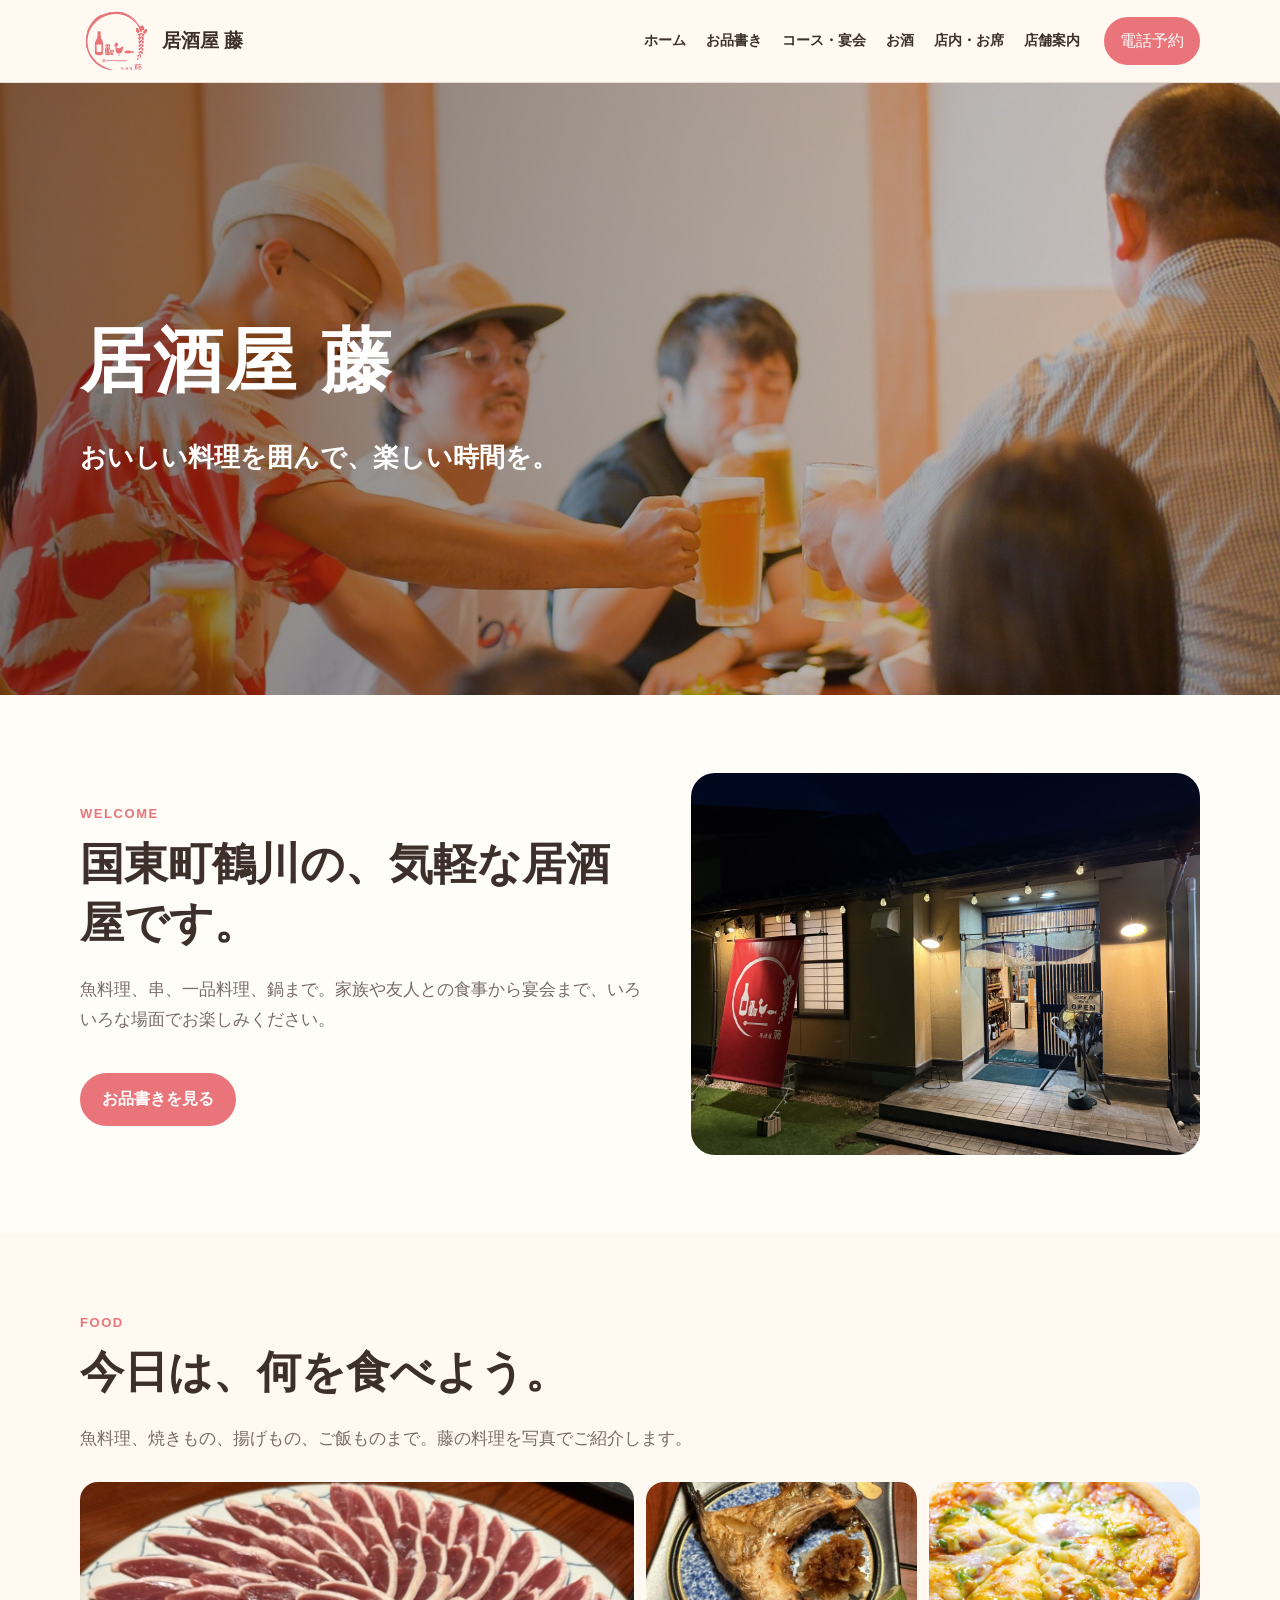
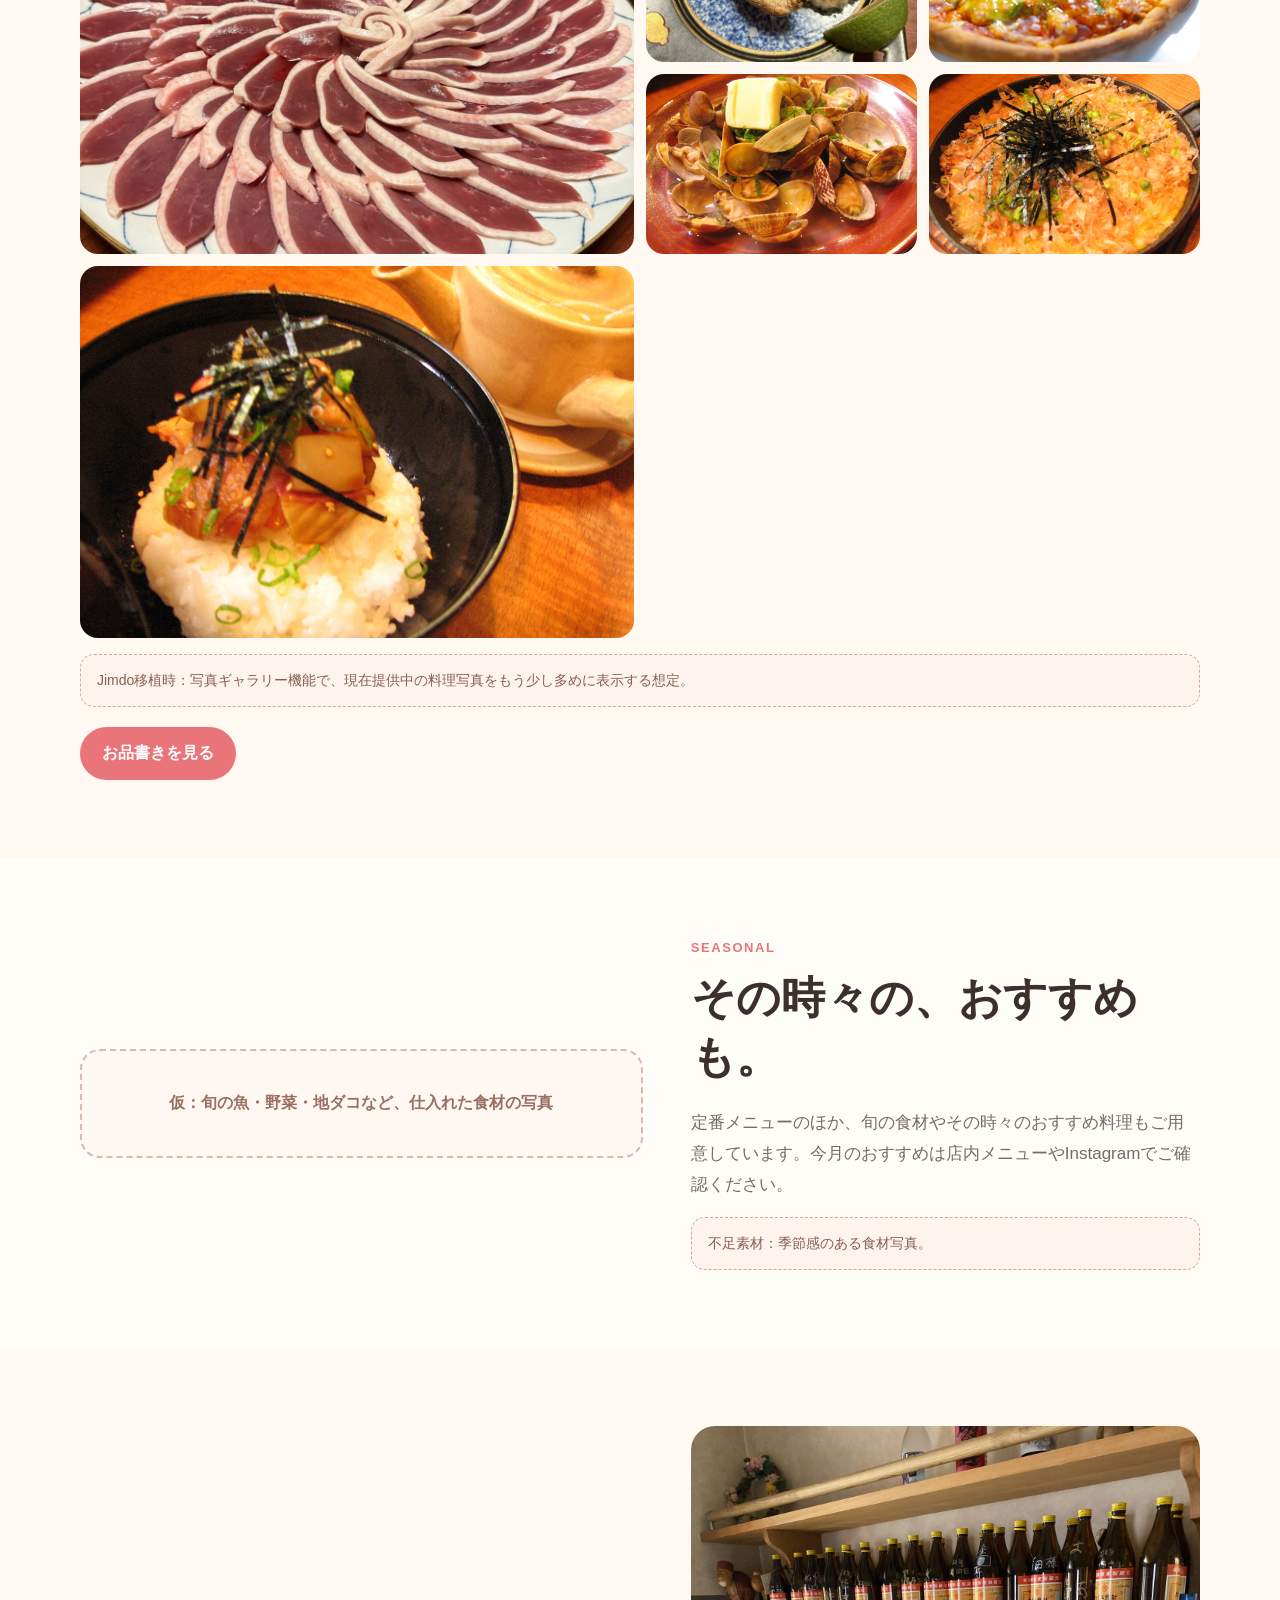
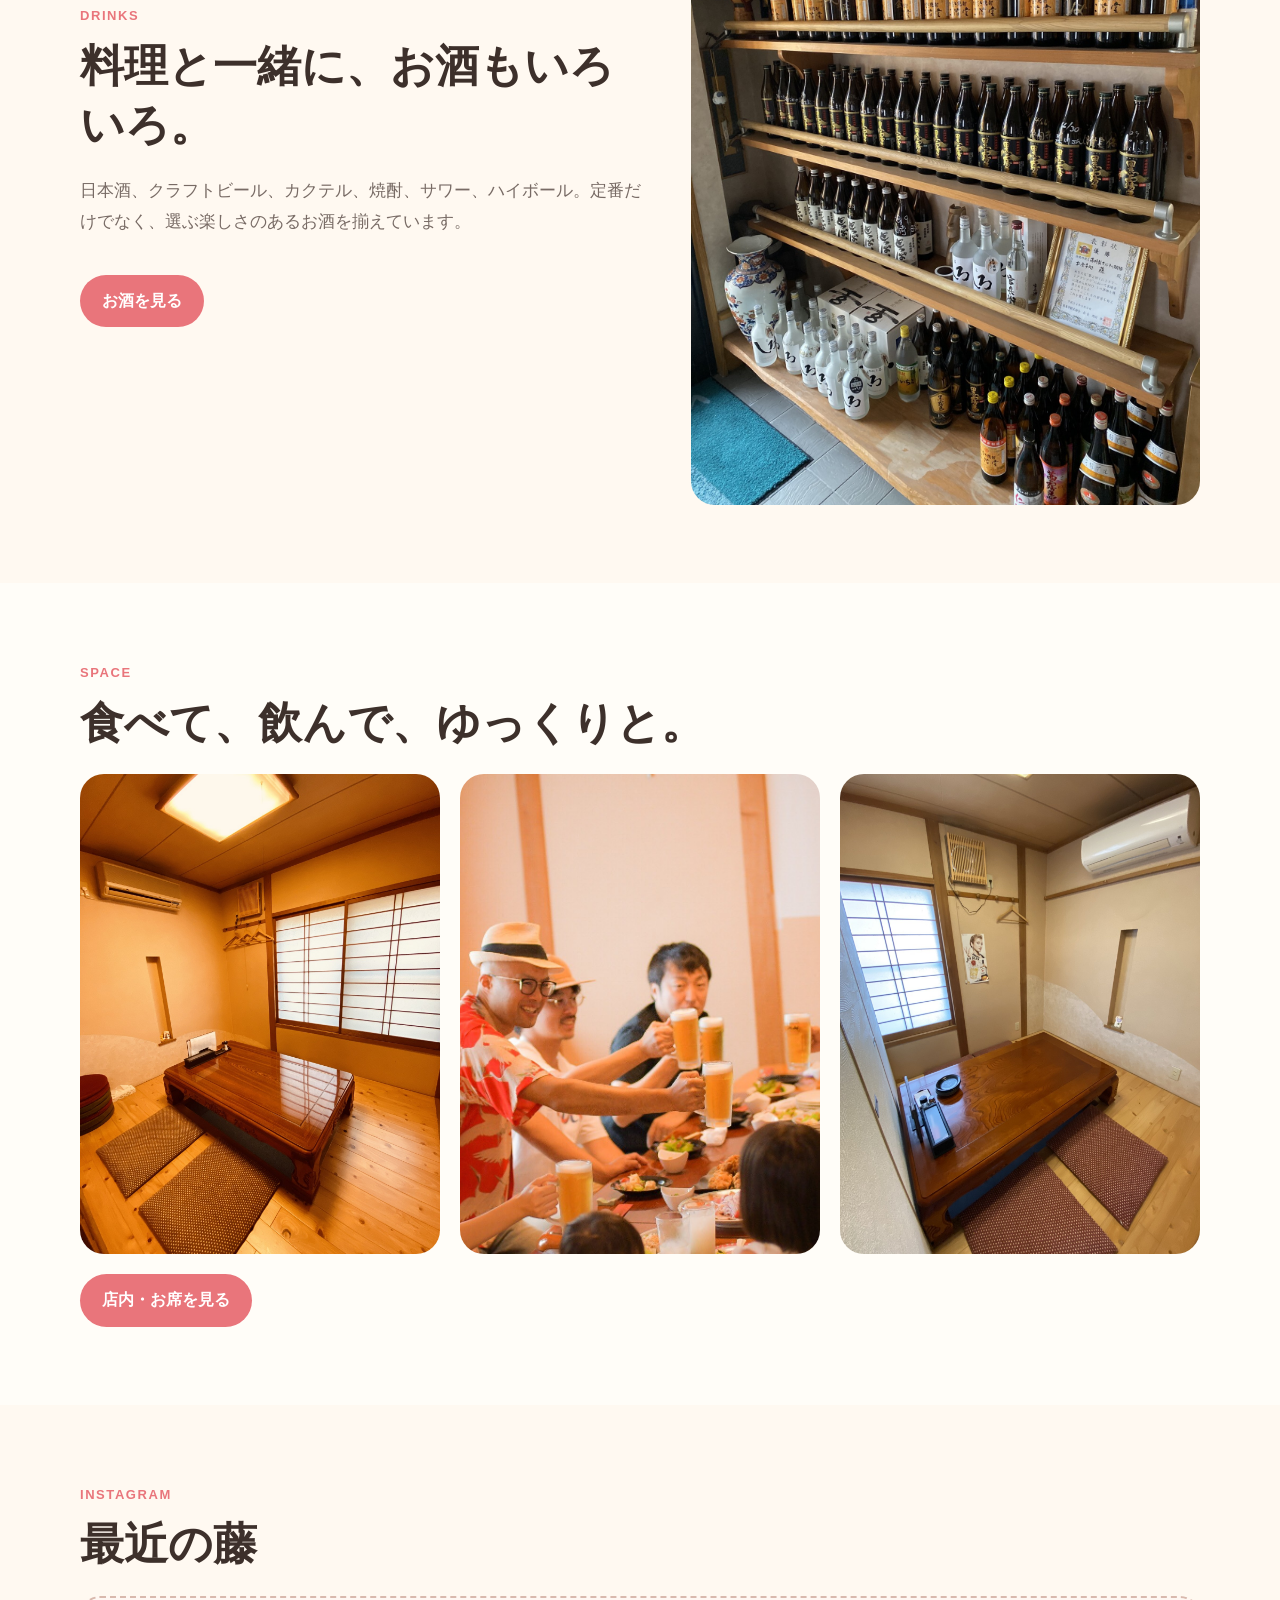
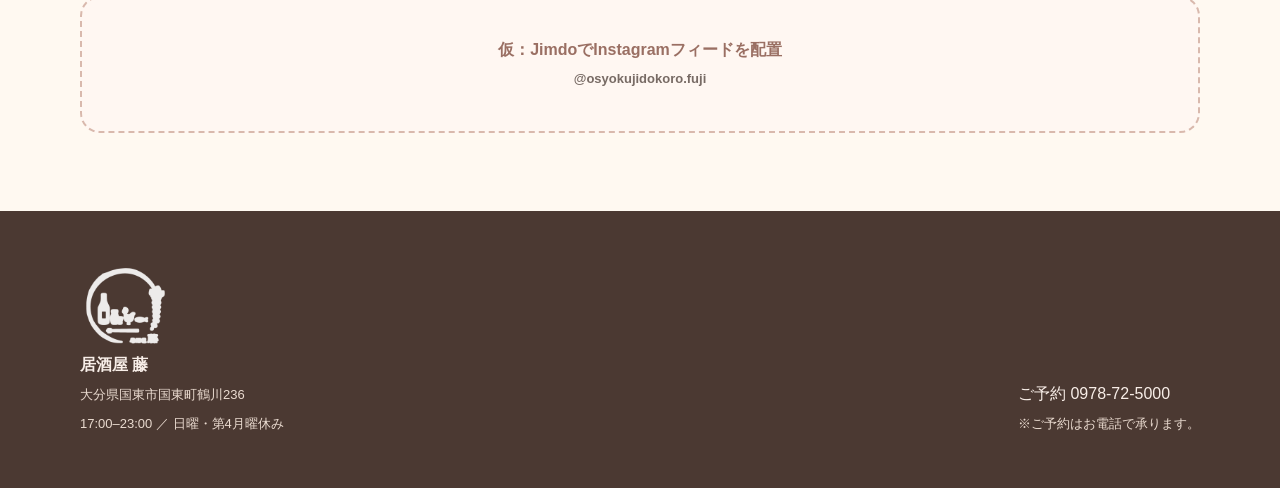
<file: index.html>
<!doctype html><html lang="ja"><head><meta charset="utf-8"><meta name="viewport" content="width=device-width,initial-scale=1"><title>ホーム｜居酒屋 藤</title><link rel="stylesheet" href="css/style.css"></head><body><header><div class="wrap head"><a class="brand" href="index.html"><img src="images/logo.png" alt="居酒屋 藤"><strong>居酒屋 藤</strong></a><nav><a href="index.html">ホーム</a><a href="menu.html">お品書き</a><a href="course.html">コース・宴会</a><a href="drinks.html">お酒</a><a href="seats.html">店内・お席</a><a href="info.html">店舗案内</a></nav><a class="reserve" href="tel:0978725000">電話予約</a></div></header><section class="hero" style="background-image:url('images/hero_people.jpg')"><div class="inner"><h1>居酒屋 藤</h1><p>おいしい料理を囲んで、楽しい時間を。</p></div></section><section class="white"><div class="wrap grid2"><div><div class="eyebrow">WELCOME</div><h2 class="title">国東町鶴川の、気軽な居酒屋です。</h2><p class="lead">魚料理、串、一品料理、鍋まで。家族や友人との食事から宴会まで、いろいろな場面でお楽しみください。</p><a class="btn" href="menu.html">お品書きを見る</a></div><div class="photo"><img src="images/exterior.jpg"></div></div></section><section><div class="wrap"><div class="eyebrow">FOOD</div><h2 class="title">今日は、何を食べよう。</h2><p class="lead">魚料理、焼きもの、揚げもの、ご飯ものまで。藤の料理を写真でご紹介します。</p><div class="gallery" style="margin-top:28px"><img src="images/duck.jpg"><img src="images/kanpachi.jpg"><img src="images/pizza.jpg"><img src="images/asari.jpg"><img src="images/yamaimo.jpg"><img src="images/ryukyu_chazuke.jpg"></div><div class="todo">Jimdo移植時：写真ギャラリー機能で、現在提供中の料理写真をもう少し多めに表示する想定。</div><a class="btn" href="menu.html">お品書きを見る</a></div></section><section class="white"><div class="wrap grid2"><div class="placeholder">仮：旬の魚・野菜・地ダコなど、仕入れた食材の写真</div><div><div class="eyebrow">SEASONAL</div><h2 class="title">その時々の、おすすめも。</h2><p class="lead">定番メニューのほか、旬の食材やその時々のおすすめ料理もご用意しています。今月のおすすめは店内メニューやInstagramでご確認ください。</p><div class="todo">不足素材：季節感のある食材写真。</div></div></div></section><section><div class="wrap grid2"><div><div class="eyebrow">DRINKS</div><h2 class="title">料理と一緒に、お酒もいろいろ。</h2><p class="lead">日本酒、クラフトビール、カクテル、焼酎、サワー、ハイボール。定番だけでなく、選ぶ楽しさのあるお酒を揃えています。</p><a class="btn" href="drinks.html">お酒を見る</a></div><div class="photo"><img src="images/sake_shelf.jpg"></div></div></section><section class="white"><div class="wrap"><div class="eyebrow">SPACE</div><h2 class="title">食べて、飲んで、ゆっくりと。</h2><div class="grid3"><div class="photo"><img src="images/interior1.jpg"></div><div class="photo"><img src="images/people2.jpg"></div><div class="photo"><img src="images/interior2.jpg"></div></div><a class="btn" href="seats.html">店内・お席を見る</a></div></section><section><div class="wrap"><div class="eyebrow">INSTAGRAM</div><h2 class="title">最近の藤</h2><div class="placeholder">仮：JimdoでInstagramフィードを配置<br><span class="small">@osyokujidokoro.fuji</span></div></div></section><footer><div class="wrap foot"><div><img src="images/logo.png" alt=""><strong>居酒屋 藤</strong><br><span class="small" style="color:#eadbd0">大分県国東市国東町鶴川236<br>17:00–23:00 ／ 日曜・第4月曜休み</span></div><div>ご予約 0978-72-5000<br><span class="small" style="color:#eadbd0">※ご予約はお電話で承ります。</span></div></div></footer></body></html>
</file>
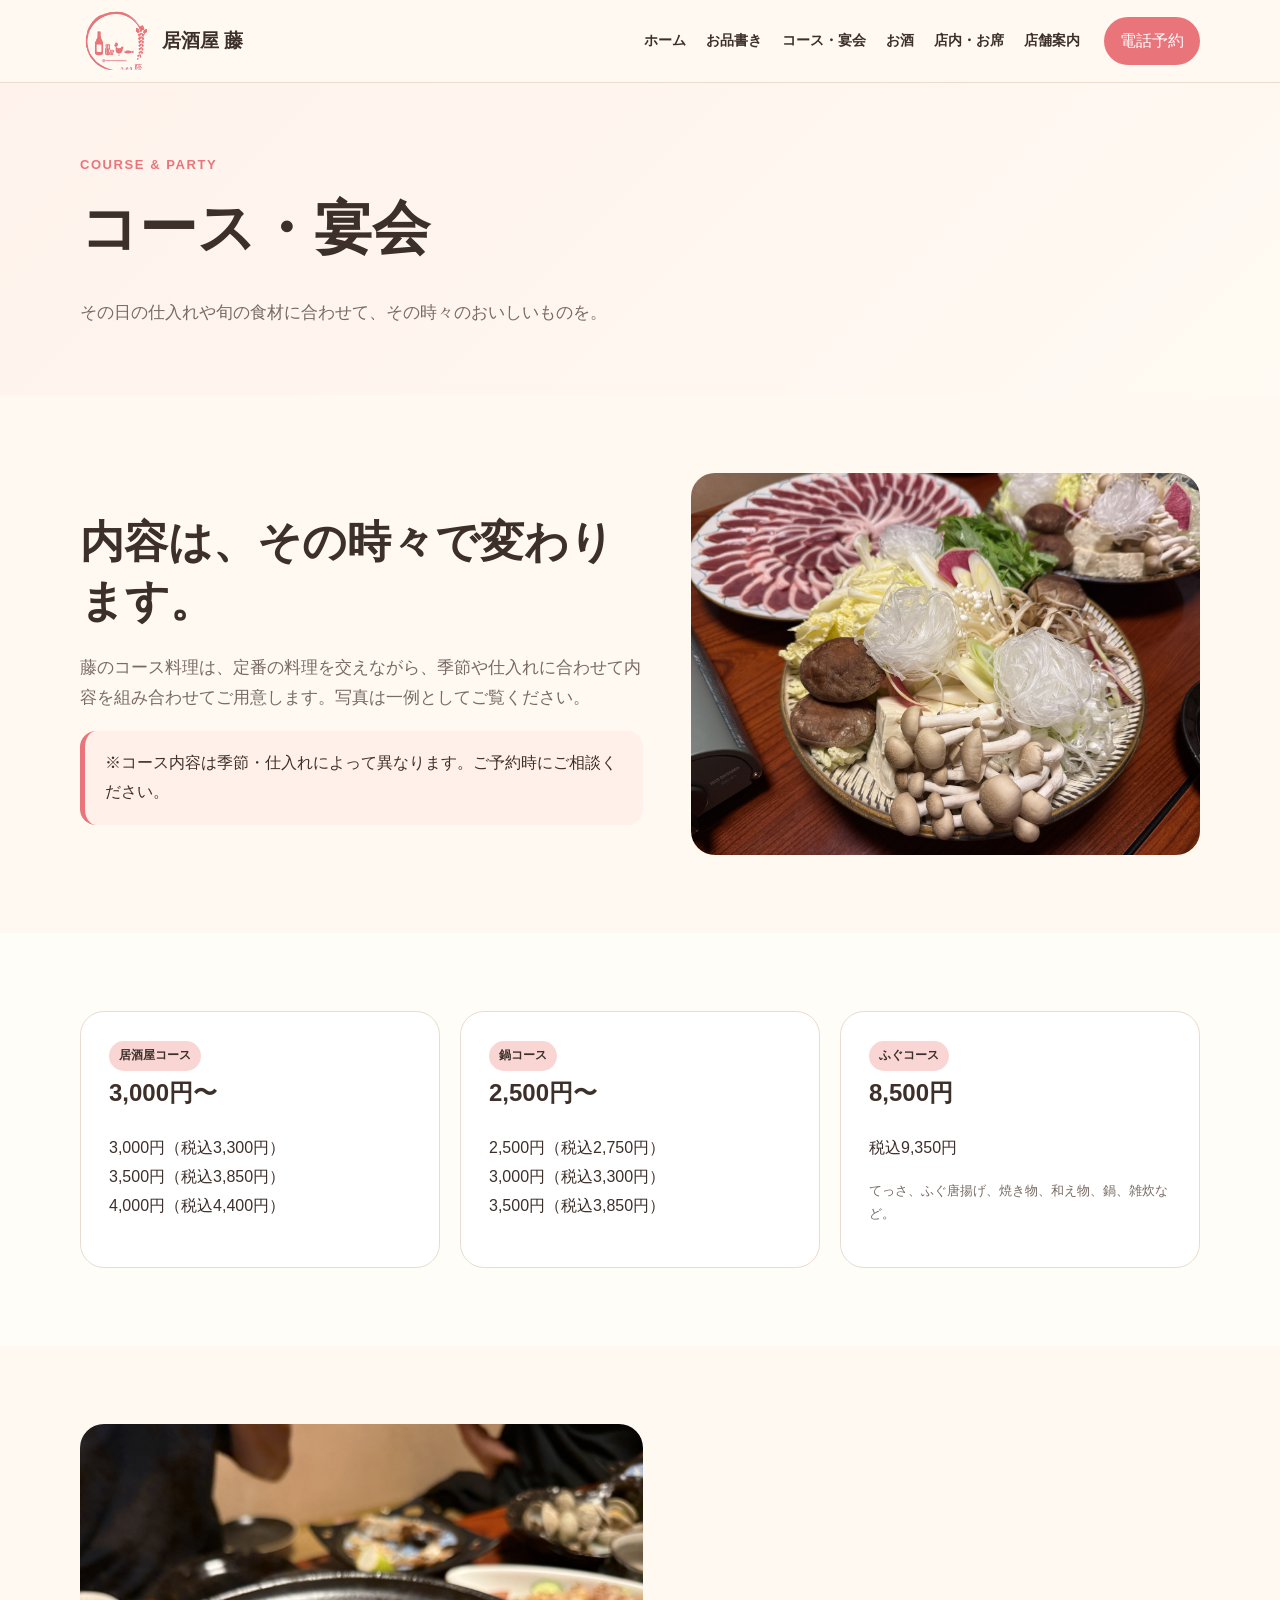
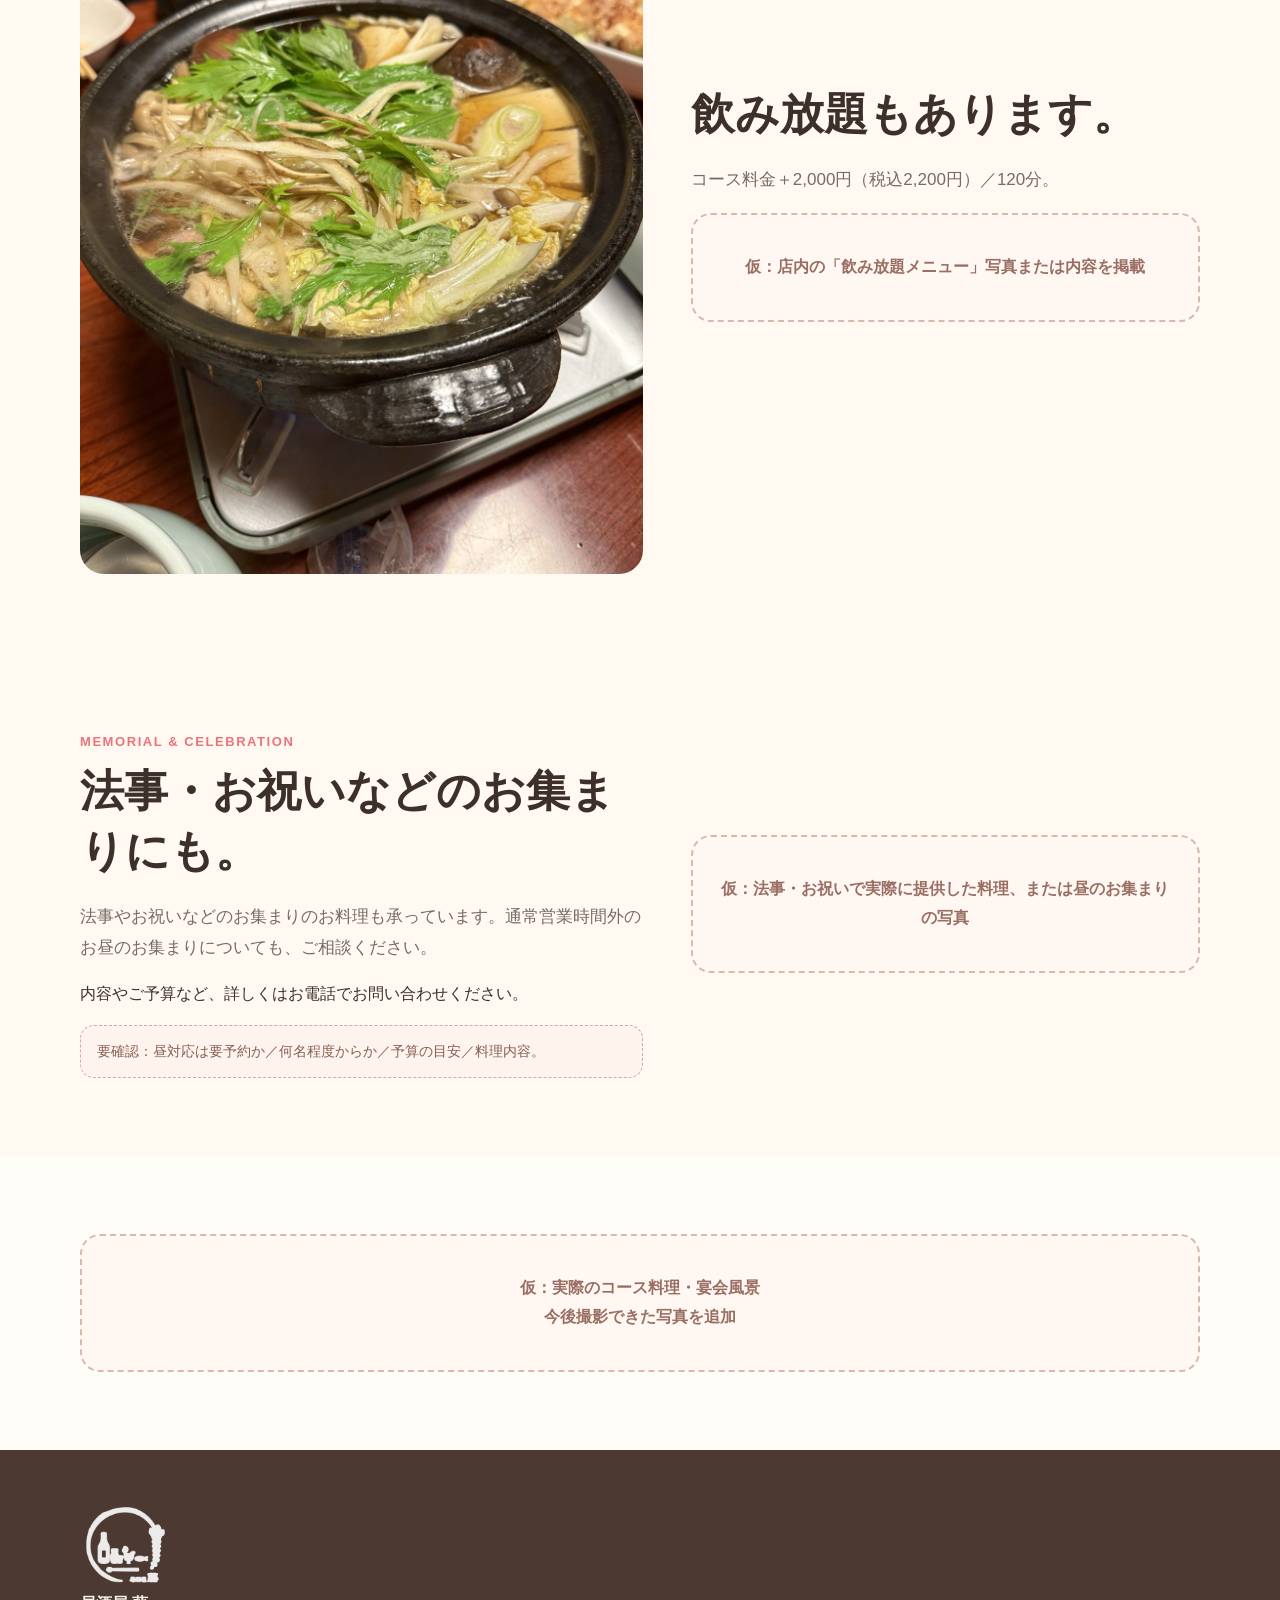
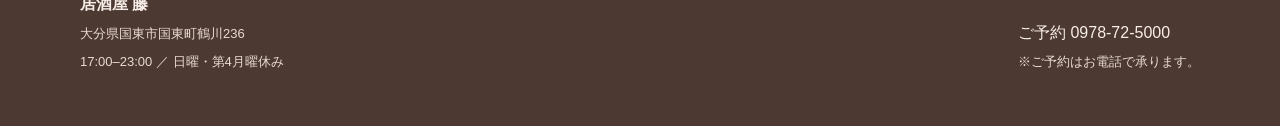
<file: course.html>
<!doctype html><html lang="ja"><head><meta charset="utf-8"><meta name="viewport" content="width=device-width,initial-scale=1"><title>コース・宴会｜居酒屋 藤</title><link rel="stylesheet" href="css/style.css"></head><body><header><div class="wrap head"><a class="brand" href="index.html"><img src="images/logo.png" alt="居酒屋 藤"><strong>居酒屋 藤</strong></a><nav><a href="index.html">ホーム</a><a href="menu.html">お品書き</a><a href="course.html">コース・宴会</a><a href="drinks.html">お酒</a><a href="seats.html">店内・お席</a><a href="info.html">店舗案内</a></nav><a class="reserve" href="tel:0978725000">電話予約</a></div></header><section class="pagehero"><div class="wrap"><div class="eyebrow">COURSE & PARTY</div><h1>コース・宴会</h1><p class="lead">その日の仕入れや旬の食材に合わせて、その時々のおいしいものを。</p></div></section><section><div class="wrap grid2"><div><h2 class="title">内容は、その時々で変わります。</h2><p class="lead">藤のコース料理は、定番の料理を交えながら、季節や仕入れに合わせて内容を組み合わせてご用意します。写真は一例としてご覧ください。</p><div class="notice">※コース内容は季節・仕入れによって異なります。ご予約時にご相談ください。</div></div><div class="photo"><img src="images/duck_set.jpg"></div></div></section><section class="white"><div class="wrap grid3"><div class="feature"><span class="pill">居酒屋コース</span><h2>3,000円〜</h2><p>3,000円（税込3,300円）<br>3,500円（税込3,850円）<br>4,000円（税込4,400円）</p></div><div class="feature"><span class="pill">鍋コース</span><h2>2,500円〜</h2><p>2,500円（税込2,750円）<br>3,000円（税込3,300円）<br>3,500円（税込3,850円）</p></div><div class="feature"><span class="pill">ふぐコース</span><h2>8,500円</h2><p>税込9,350円</p><p class="small">てっさ、ふぐ唐揚げ、焼き物、和え物、鍋、雑炊など。</p></div></div></section><section><div class="wrap grid2"><div class="photo"><img src="images/duck_nabe.jpg"></div><div><h2 class="title">飲み放題もあります。</h2><p class="lead">コース料金＋2,000円（税込2,200円）／120分。</p><div class="placeholder">仮：店内の「飲み放題メニュー」写真または内容を掲載</div></div></div></section><section><div class="wrap grid2"><div><div class="eyebrow">MEMORIAL & CELEBRATION</div><h2 class="title">法事・お祝いなどのお集まりにも。</h2><p class="lead">法事やお祝いなどのお集まりのお料理も承っています。通常営業時間外のお昼のお集まりについても、ご相談ください。</p><p>内容やご予算など、詳しくはお電話でお問い合わせください。</p><div class="todo">要確認：昼対応は要予約か／何名程度からか／予算の目安／料理内容。</div></div><div class="placeholder">仮：法事・お祝いで実際に提供した料理、または昼のお集まりの写真</div></div></section>
<section class="white"><div class="wrap"><div class="placeholder">仮：実際のコース料理・宴会風景<br>今後撮影できた写真を追加</div></div></section><footer><div class="wrap foot"><div><img src="images/logo.png" alt=""><strong>居酒屋 藤</strong><br><span class="small" style="color:#eadbd0">大分県国東市国東町鶴川236<br>17:00–23:00 ／ 日曜・第4月曜休み</span></div><div>ご予約 0978-72-5000<br><span class="small" style="color:#eadbd0">※ご予約はお電話で承ります。</span></div></div></footer></body></html>
</file>
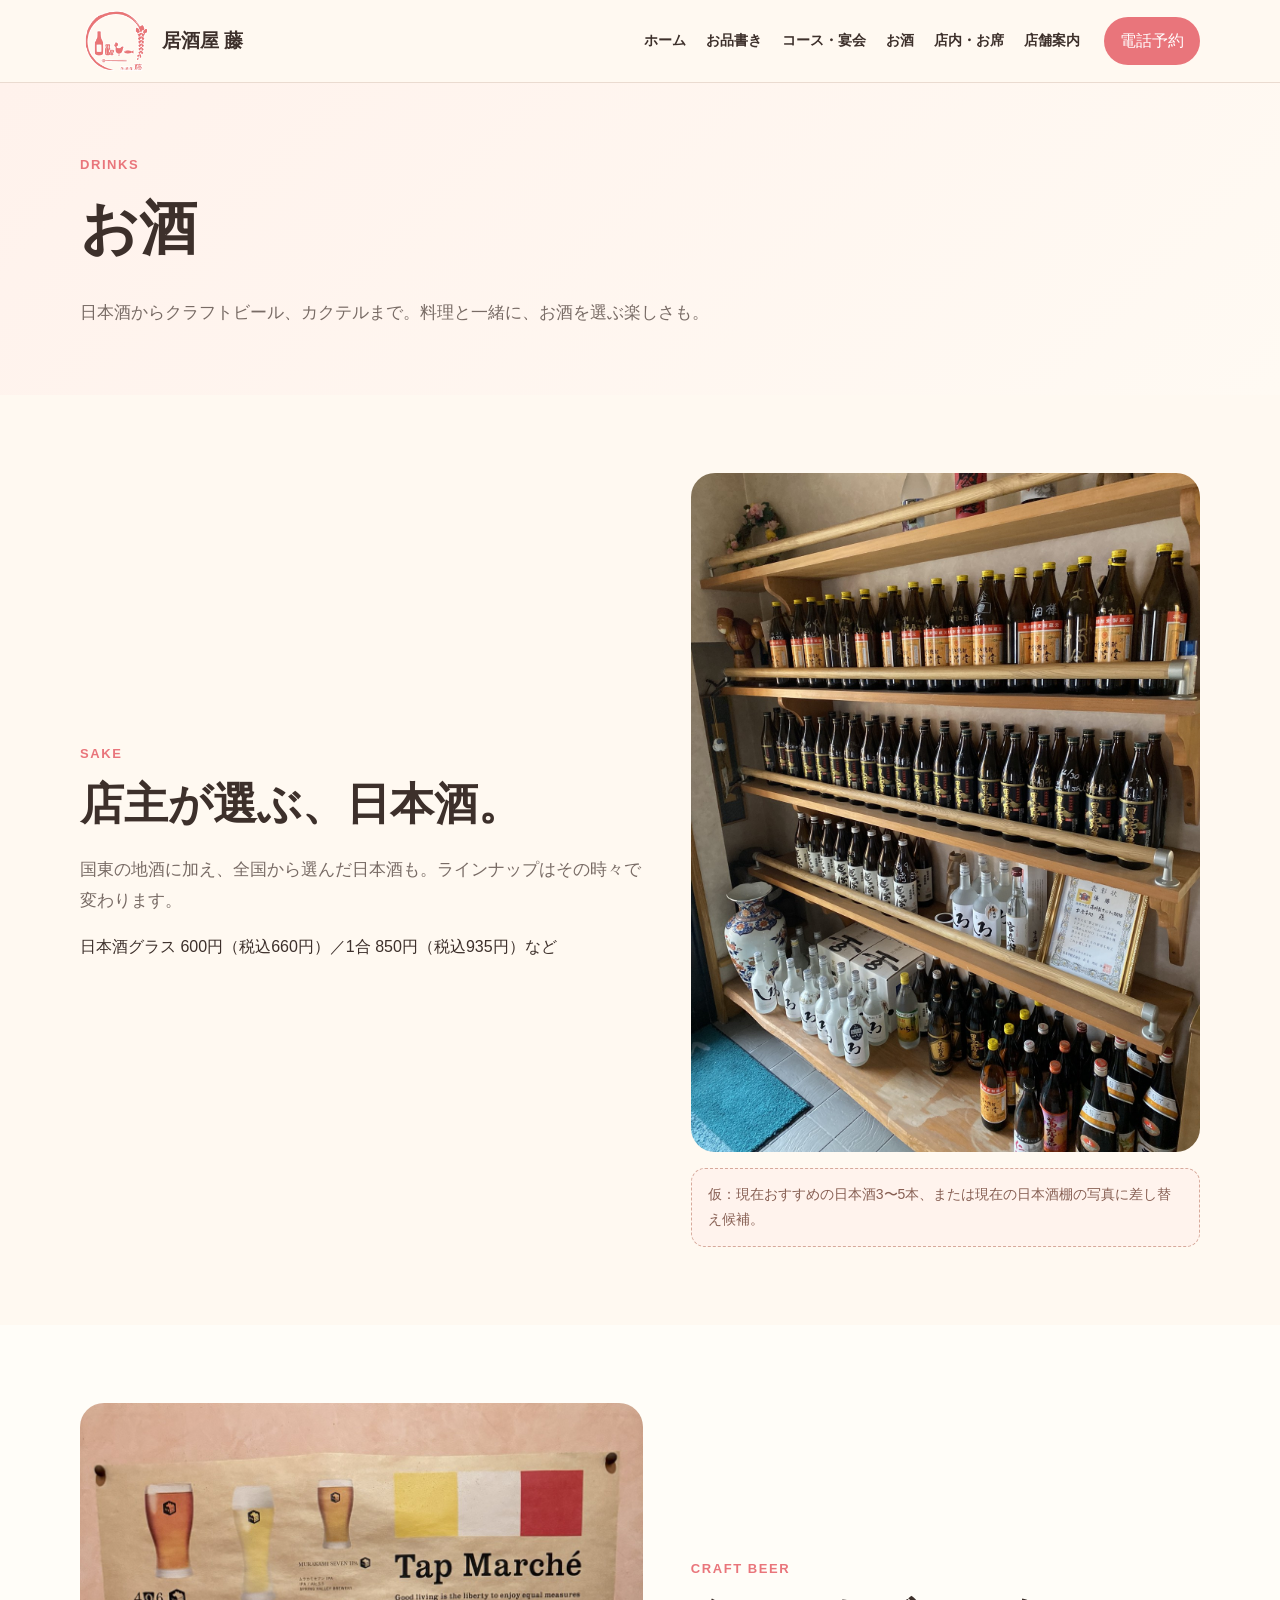
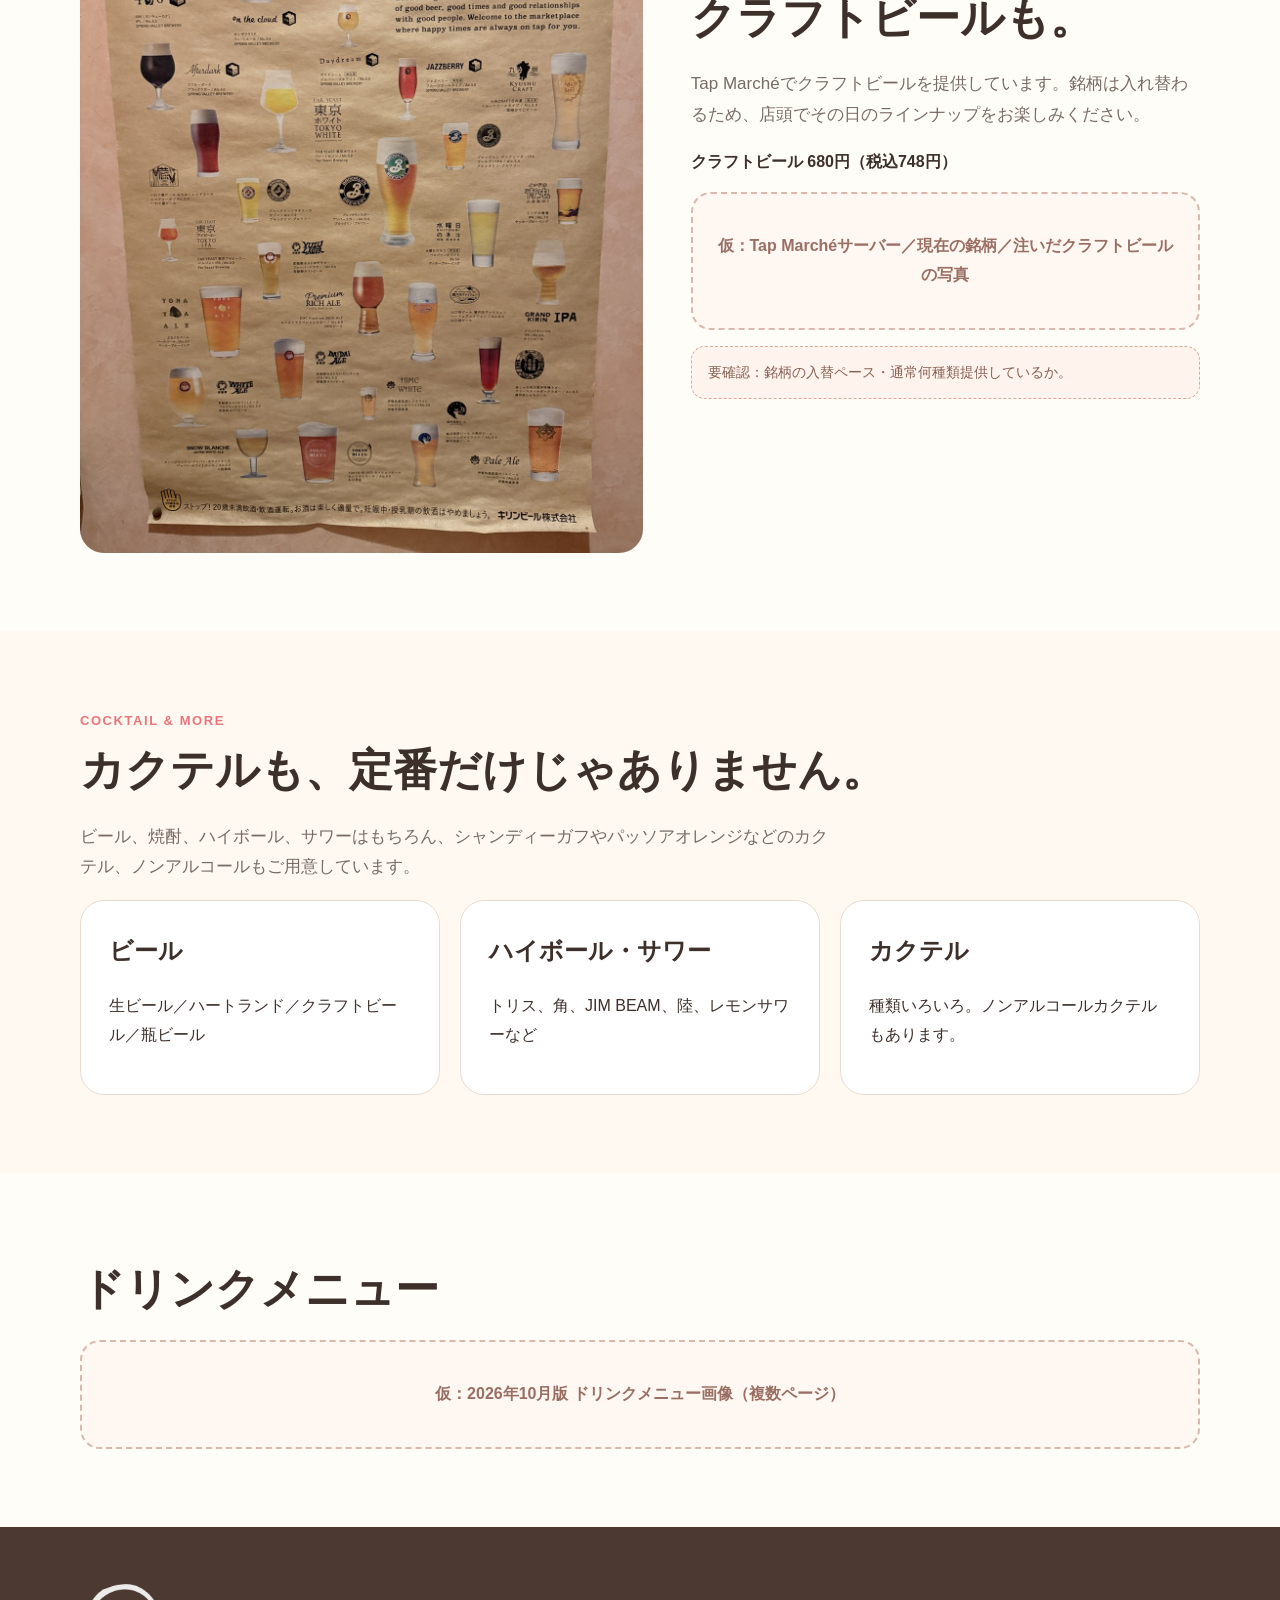
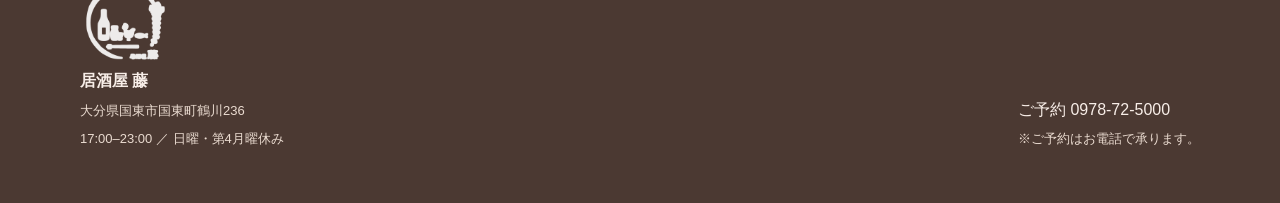
<file: drinks.html>
<!doctype html><html lang="ja"><head><meta charset="utf-8"><meta name="viewport" content="width=device-width,initial-scale=1"><title>お酒｜居酒屋 藤</title><link rel="stylesheet" href="css/style.css"></head><body><header><div class="wrap head"><a class="brand" href="index.html"><img src="images/logo.png" alt="居酒屋 藤"><strong>居酒屋 藤</strong></a><nav><a href="index.html">ホーム</a><a href="menu.html">お品書き</a><a href="course.html">コース・宴会</a><a href="drinks.html">お酒</a><a href="seats.html">店内・お席</a><a href="info.html">店舗案内</a></nav><a class="reserve" href="tel:0978725000">電話予約</a></div></header><section class="pagehero"><div class="wrap"><div class="eyebrow">DRINKS</div><h1>お酒</h1><p class="lead">日本酒からクラフトビール、カクテルまで。料理と一緒に、お酒を選ぶ楽しさも。</p></div></section><section><div class="wrap grid2"><div><div class="eyebrow">SAKE</div><h2 class="title">店主が選ぶ、日本酒。</h2><p class="lead">国東の地酒に加え、全国から選んだ日本酒も。ラインナップはその時々で変わります。</p><p>日本酒グラス 600円（税込660円）／1合 850円（税込935円）など</p></div><div><div class="photo"><img src="images/sake_shelf.jpg"></div><div class="todo">仮：現在おすすめの日本酒3〜5本、または現在の日本酒棚の写真に差し替え候補。</div></div></div></section><section class="white"><div class="wrap grid2"><div class="photo"><img src="images/tapmarche.jpg"></div><div><div class="eyebrow">CRAFT BEER</div><h2 class="title">クラフトビールも。</h2><p class="lead">Tap Marchéでクラフトビールを提供しています。銘柄は入れ替わるため、店頭でその日のラインナップをお楽しみください。</p><p><b>クラフトビール 680円（税込748円）</b></p><div class="placeholder">仮：Tap Marchéサーバー／現在の銘柄／注いだクラフトビールの写真</div><div class="todo">要確認：銘柄の入替ペース・通常何種類提供しているか。</div></div></div></section><section><div class="wrap"><div class="eyebrow">COCKTAIL & MORE</div><h2 class="title">カクテルも、定番だけじゃありません。</h2><p class="lead">ビール、焼酎、ハイボール、サワーはもちろん、シャンディーガフやパッソアオレンジなどのカクテル、ノンアルコールもご用意しています。</p><div class="grid3"><div class="feature"><h2>ビール</h2><p>生ビール／ハートランド／クラフトビール／瓶ビール</p></div><div class="feature"><h2>ハイボール・サワー</h2><p>トリス、角、JIM BEAM、陸、レモンサワーなど</p></div><div class="feature"><h2>カクテル</h2><p>種類いろいろ。ノンアルコールカクテルもあります。</p></div></div></div></section><section class="white"><div class="wrap"><h2 class="title">ドリンクメニュー</h2><div class="placeholder">仮：2026年10月版 ドリンクメニュー画像（複数ページ）</div></div></section><footer><div class="wrap foot"><div><img src="images/logo.png" alt=""><strong>居酒屋 藤</strong><br><span class="small" style="color:#eadbd0">大分県国東市国東町鶴川236<br>17:00–23:00 ／ 日曜・第4月曜休み</span></div><div>ご予約 0978-72-5000<br><span class="small" style="color:#eadbd0">※ご予約はお電話で承ります。</span></div></div></footer></body></html>
</file>
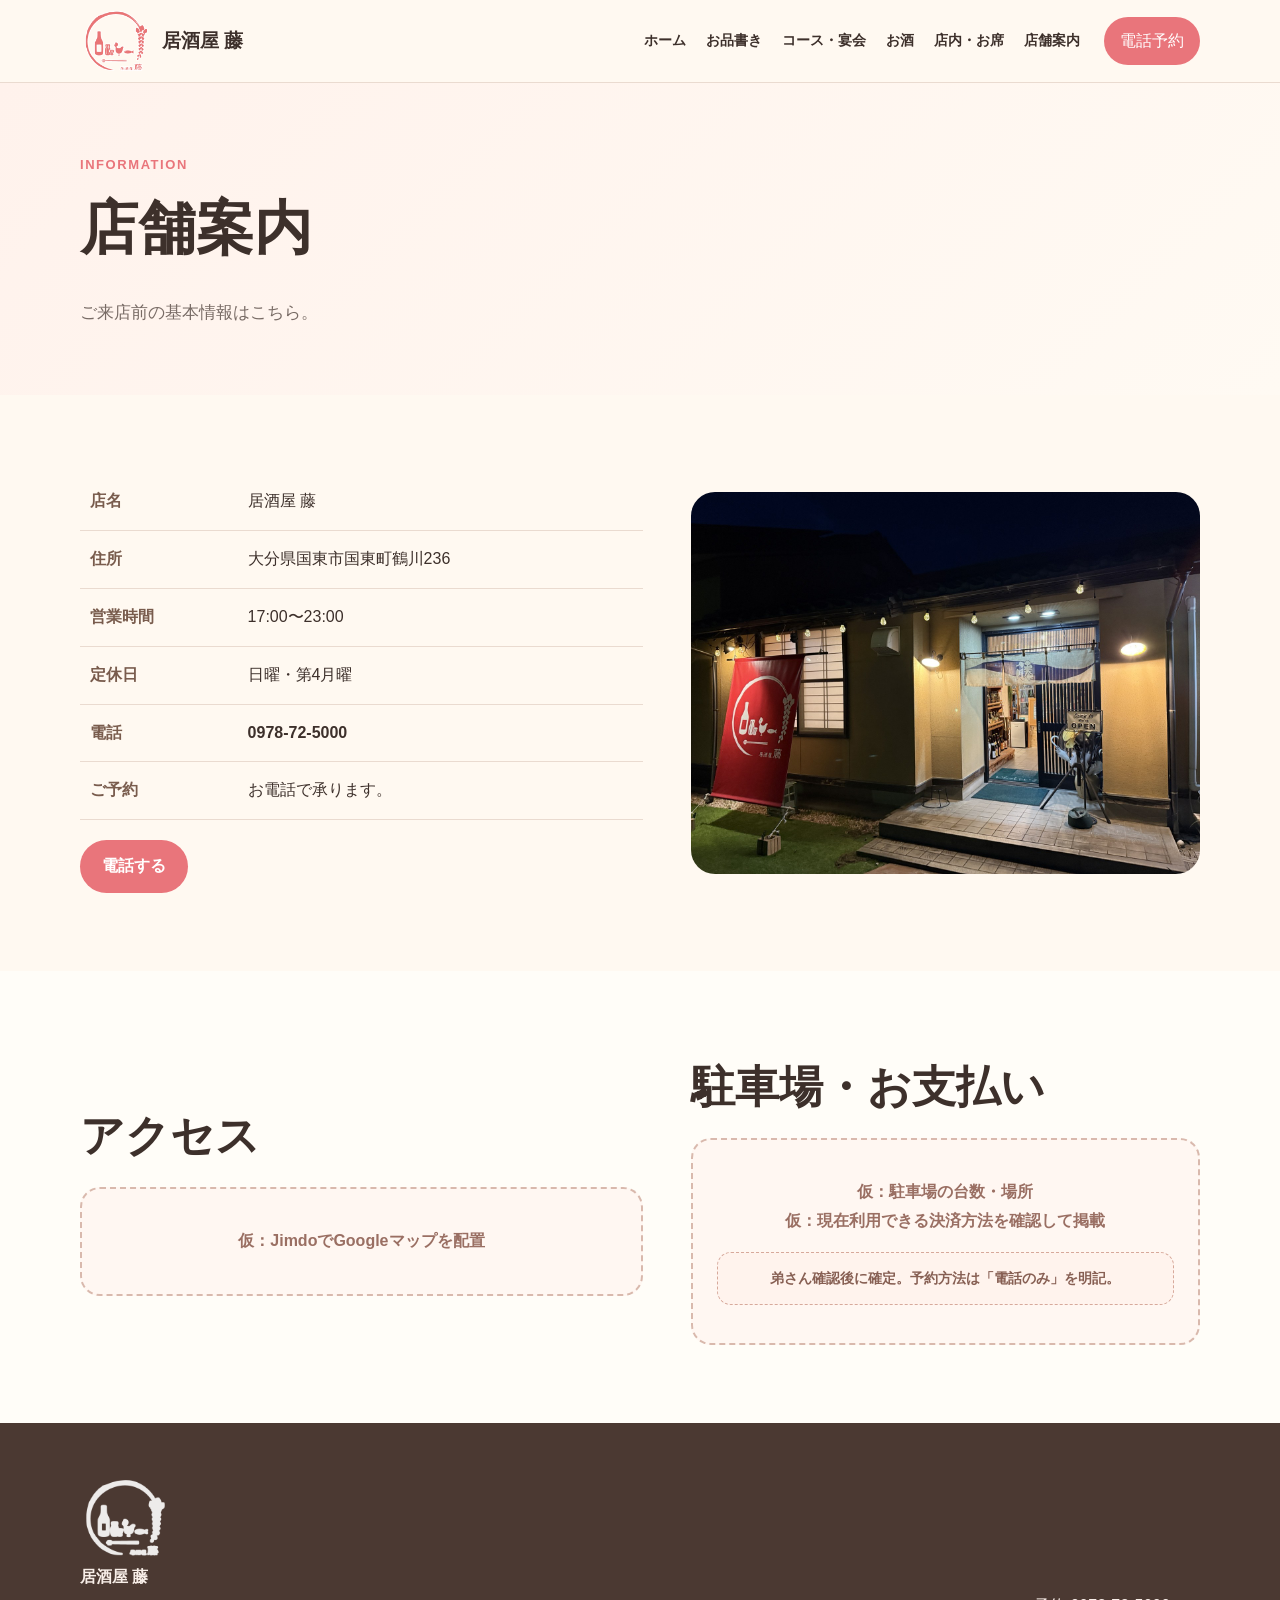
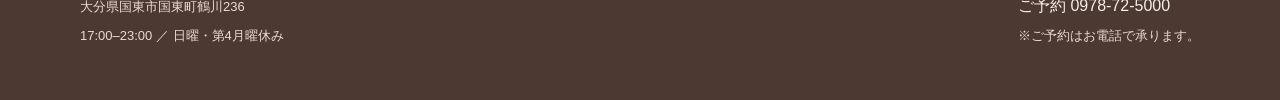
<file: info.html>
<!doctype html><html lang="ja"><head><meta charset="utf-8"><meta name="viewport" content="width=device-width,initial-scale=1"><title>店舗案内｜居酒屋 藤</title><link rel="stylesheet" href="css/style.css"></head><body><header><div class="wrap head"><a class="brand" href="index.html"><img src="images/logo.png" alt="居酒屋 藤"><strong>居酒屋 藤</strong></a><nav><a href="index.html">ホーム</a><a href="menu.html">お品書き</a><a href="course.html">コース・宴会</a><a href="drinks.html">お酒</a><a href="seats.html">店内・お席</a><a href="info.html">店舗案内</a></nav><a class="reserve" href="tel:0978725000">電話予約</a></div></header><section class="pagehero"><div class="wrap"><div class="eyebrow">INFORMATION</div><h1>店舗案内</h1><p class="lead">ご来店前の基本情報はこちら。</p></div></section><section><div class="wrap grid2"><div><table class="info-table"><tr><th>店名</th><td>居酒屋 藤</td></tr><tr><th>住所</th><td>大分県国東市国東町鶴川236</td></tr><tr><th>営業時間</th><td>17:00〜23:00</td></tr><tr><th>定休日</th><td>日曜・第4月曜</td></tr><tr><th>電話</th><td><a href="tel:0978725000"><b>0978-72-5000</b></a></td></tr><tr><th>ご予約</th><td>お電話で承ります。</td></tr></table><a class="btn" href="tel:0978725000">電話する</a></div><div class="photo"><img src="images/exterior.jpg"></div></div></section><section class="white"><div class="wrap grid2"><div><h2 class="title">アクセス</h2><div class="placeholder">仮：JimdoでGoogleマップを配置</div></div><div><h2 class="title">駐車場・お支払い</h2><div class="placeholder">仮：駐車場の台数・場所<br>仮：現在利用できる決済方法を確認して掲載<div class="todo">弟さん確認後に確定。予約方法は「電話のみ」を明記。</div></div></div></div></section><footer><div class="wrap foot"><div><img src="images/logo.png" alt=""><strong>居酒屋 藤</strong><br><span class="small" style="color:#eadbd0">大分県国東市国東町鶴川236<br>17:00–23:00 ／ 日曜・第4月曜休み</span></div><div>ご予約 0978-72-5000<br><span class="small" style="color:#eadbd0">※ご予約はお電話で承ります。</span></div></div></footer></body></html>
</file>
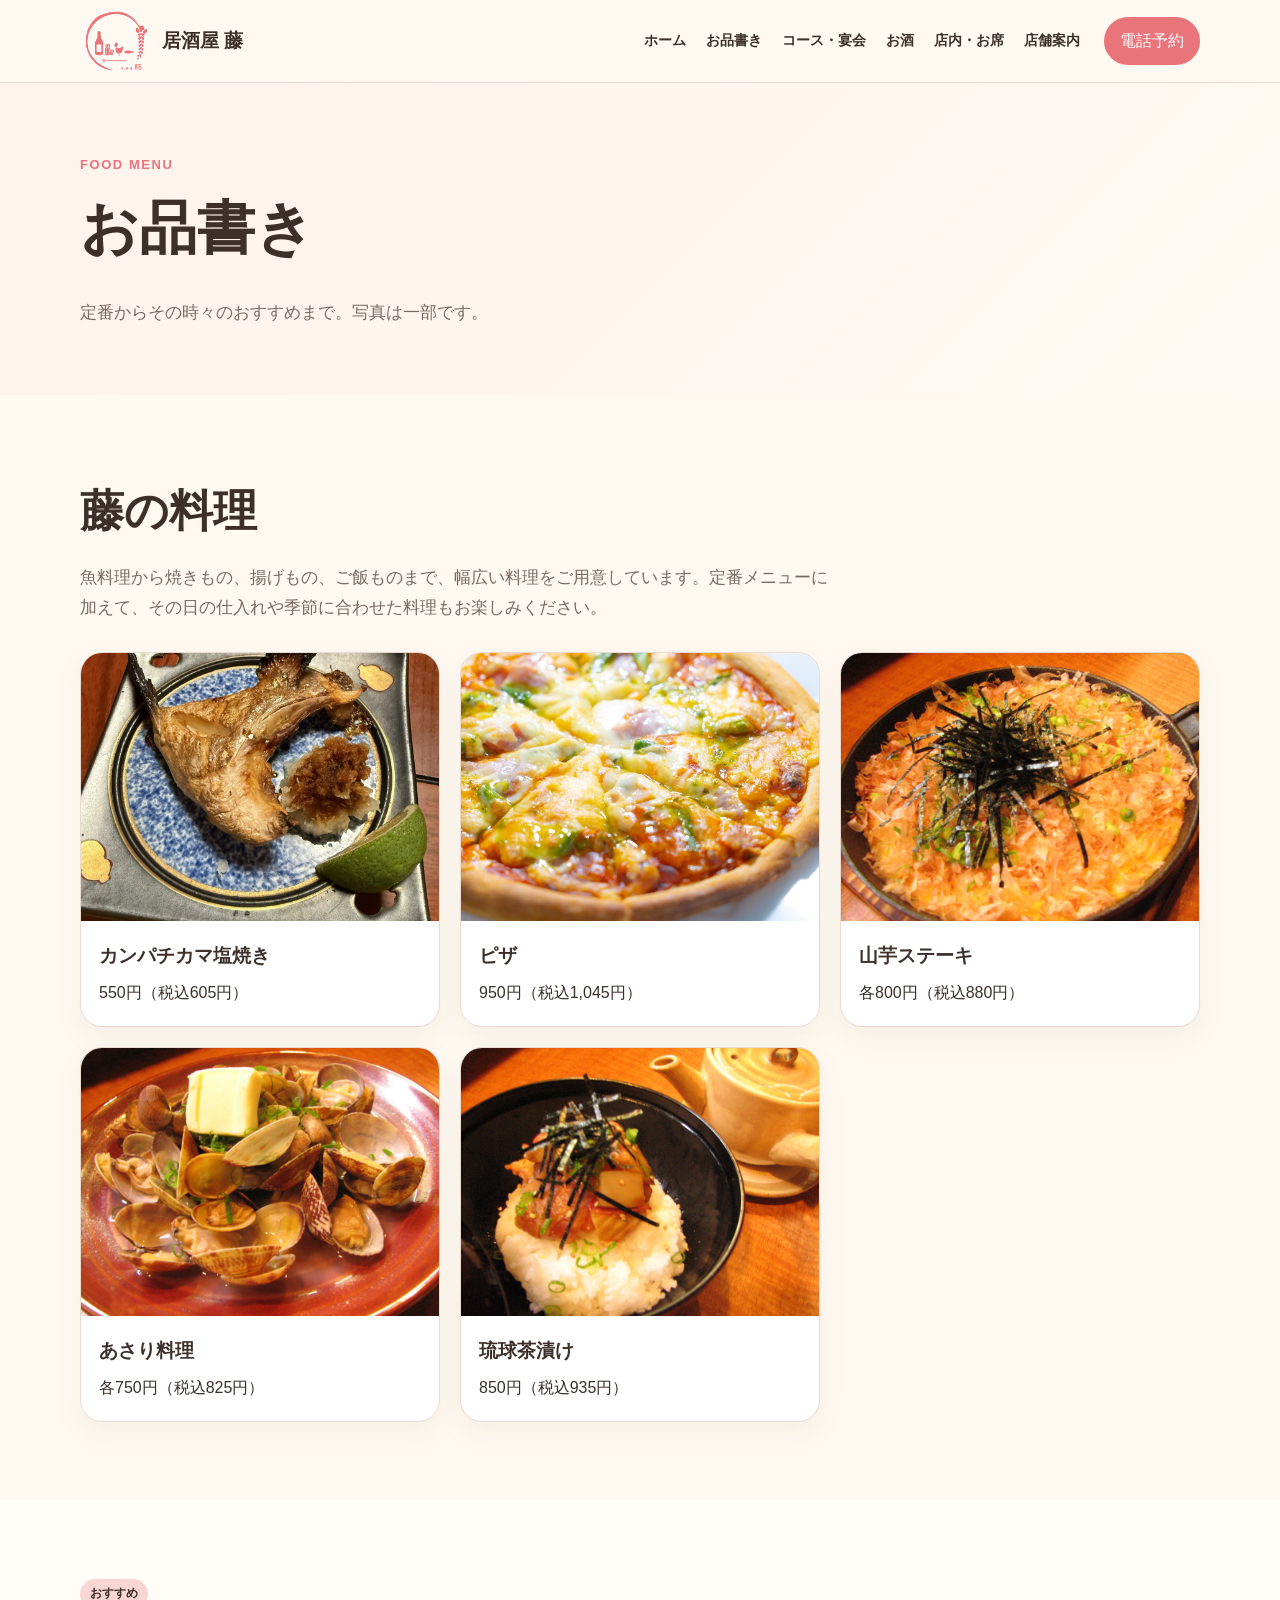
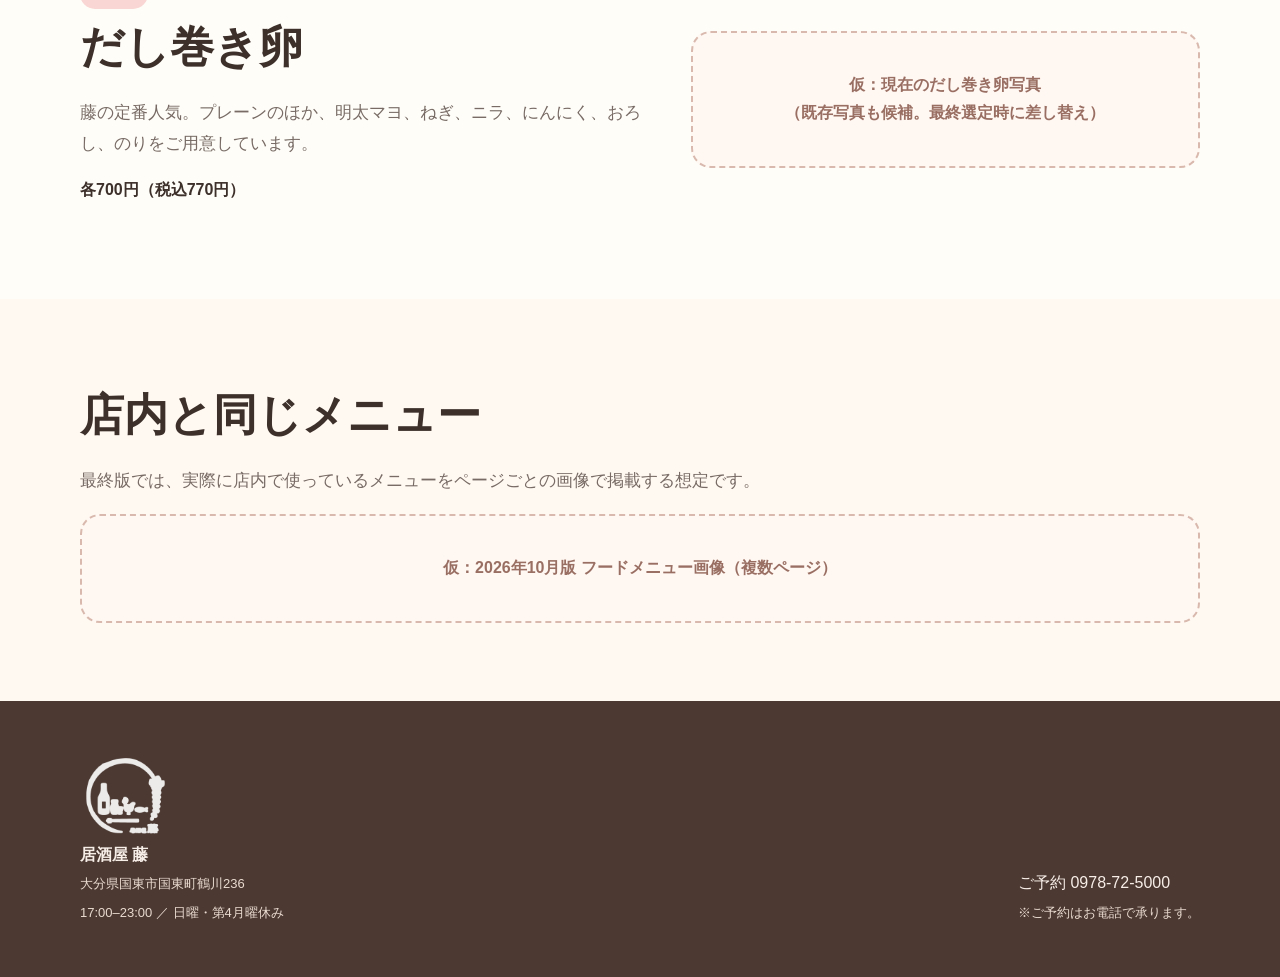
<file: menu.html>
<!doctype html><html lang="ja"><head><meta charset="utf-8"><meta name="viewport" content="width=device-width,initial-scale=1"><title>お品書き｜居酒屋 藤</title><link rel="stylesheet" href="css/style.css"></head><body><header><div class="wrap head"><a class="brand" href="index.html"><img src="images/logo.png" alt="居酒屋 藤"><strong>居酒屋 藤</strong></a><nav><a href="index.html">ホーム</a><a href="menu.html">お品書き</a><a href="course.html">コース・宴会</a><a href="drinks.html">お酒</a><a href="seats.html">店内・お席</a><a href="info.html">店舗案内</a></nav><a class="reserve" href="tel:0978725000">電話予約</a></div></header><section class="pagehero"><div class="wrap"><div class="eyebrow">FOOD MENU</div><h1>お品書き</h1><p class="lead">定番からその時々のおすすめまで。写真は一部です。</p></div></section><section><div class="wrap"><h2 class="title">藤の料理</h2><p class="lead">魚料理から焼きもの、揚げもの、ご飯ものまで、幅広い料理をご用意しています。定番メニューに加えて、その日の仕入れや季節に合わせた料理もお楽しみください。</p><div class="grid3" style="margin-top:28px"><div class="card"><img src="images/kanpachi.jpg"><div class="pad"><h3>カンパチカマ塩焼き</h3><span>550円（税込605円）</span></div></div><div class="card"><img src="images/pizza.jpg"><div class="pad"><h3>ピザ</h3><span>950円（税込1,045円）</span></div></div><div class="card"><img src="images/yamaimo.jpg"><div class="pad"><h3>山芋ステーキ</h3><span>各800円（税込880円）</span></div></div><div class="card"><img src="images/asari.jpg"><div class="pad"><h3>あさり料理</h3><span>各750円（税込825円）</span></div></div><div class="card"><img src="images/ryukyu_chazuke.jpg"><div class="pad"><h3>琉球茶漬け</h3><span>850円（税込935円）</span></div></div></div></div></section><section class="white"><div class="wrap grid2"><div><span class="pill">おすすめ</span><h2 class="title">だし巻き卵</h2><p class="lead">藤の定番人気。プレーンのほか、明太マヨ、ねぎ、ニラ、にんにく、おろし、のりをご用意しています。</p><p><b>各700円（税込770円）</b></p></div><div class="placeholder">仮：現在のだし巻き卵写真<br>（既存写真も候補。最終選定時に差し替え）</div></div></section><section><div class="wrap"><h2 class="title">店内と同じメニュー</h2><p class="lead">最終版では、実際に店内で使っているメニューをページごとの画像で掲載する想定です。</p><div class="placeholder">仮：2026年10月版 フードメニュー画像（複数ページ）</div></div></section><footer><div class="wrap foot"><div><img src="images/logo.png" alt=""><strong>居酒屋 藤</strong><br><span class="small" style="color:#eadbd0">大分県国東市国東町鶴川236<br>17:00–23:00 ／ 日曜・第4月曜休み</span></div><div>ご予約 0978-72-5000<br><span class="small" style="color:#eadbd0">※ご予約はお電話で承ります。</span></div></div></footer></body></html>
</file>
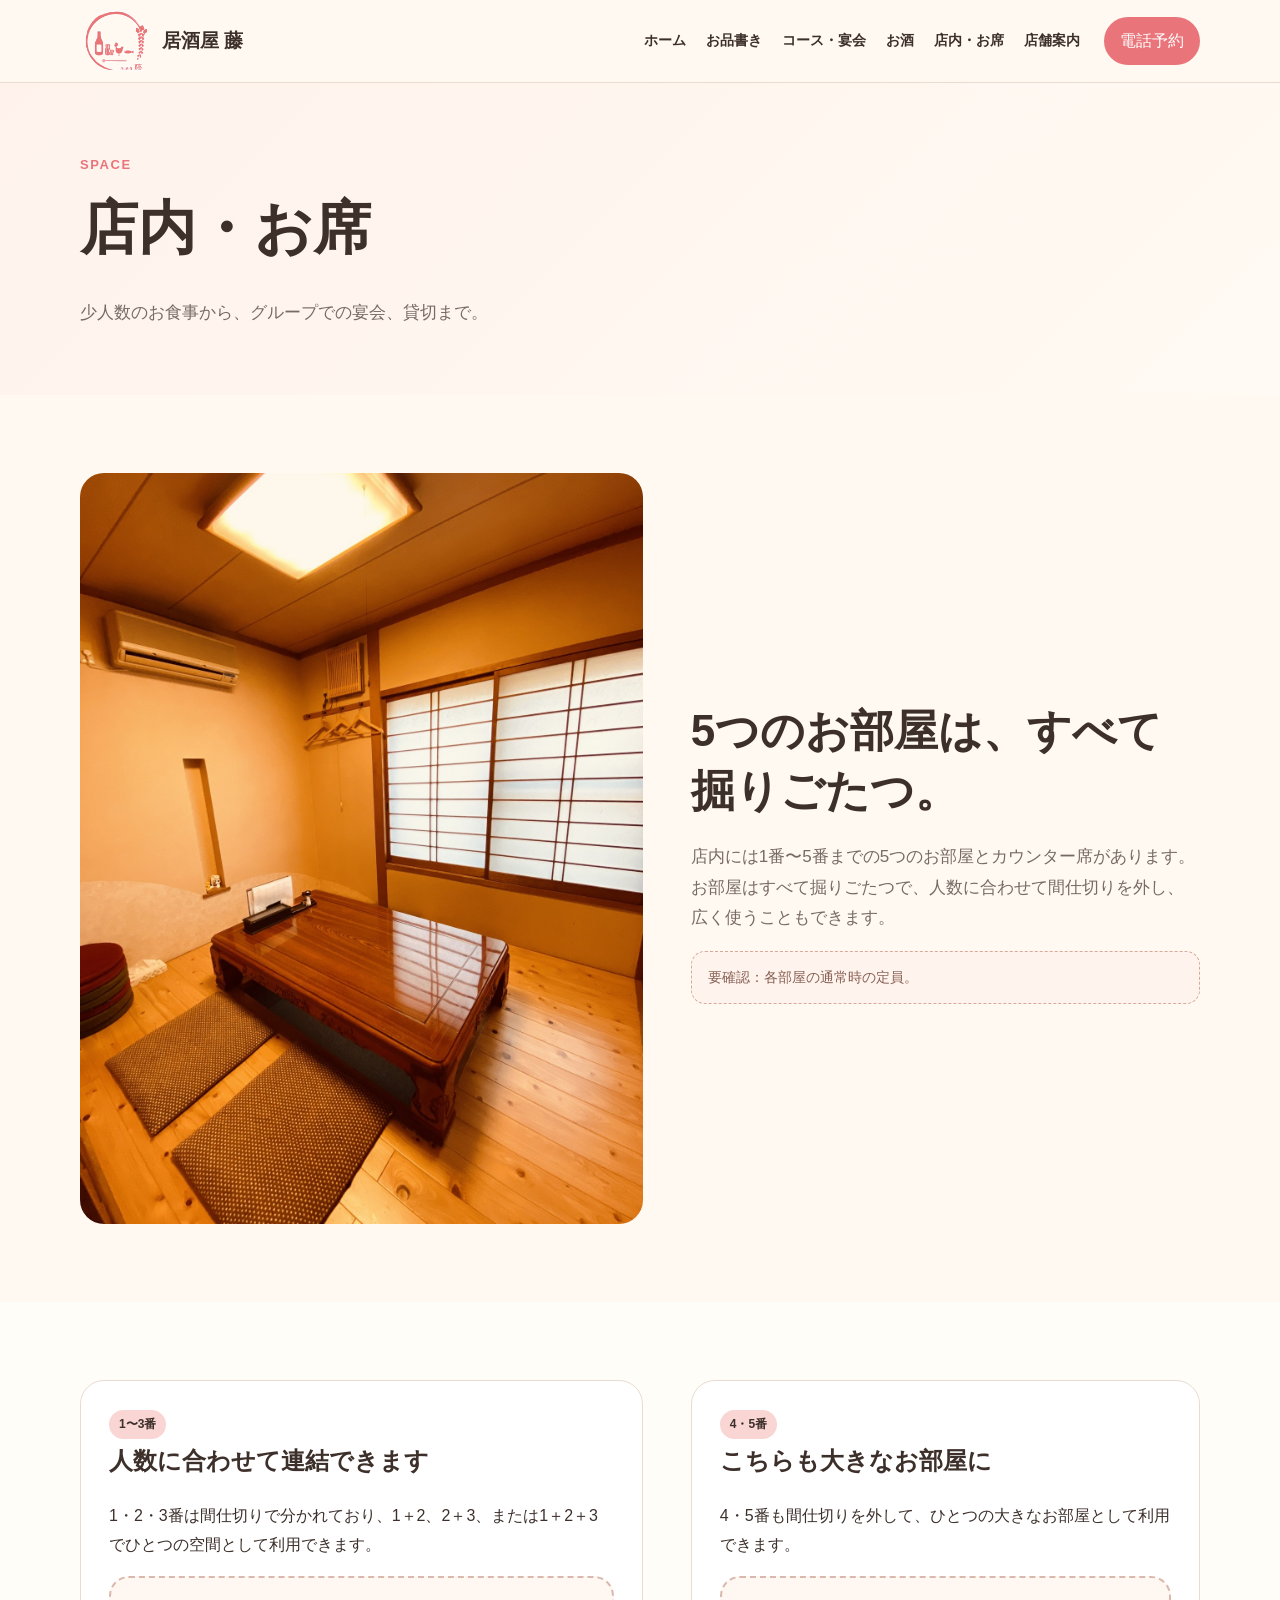
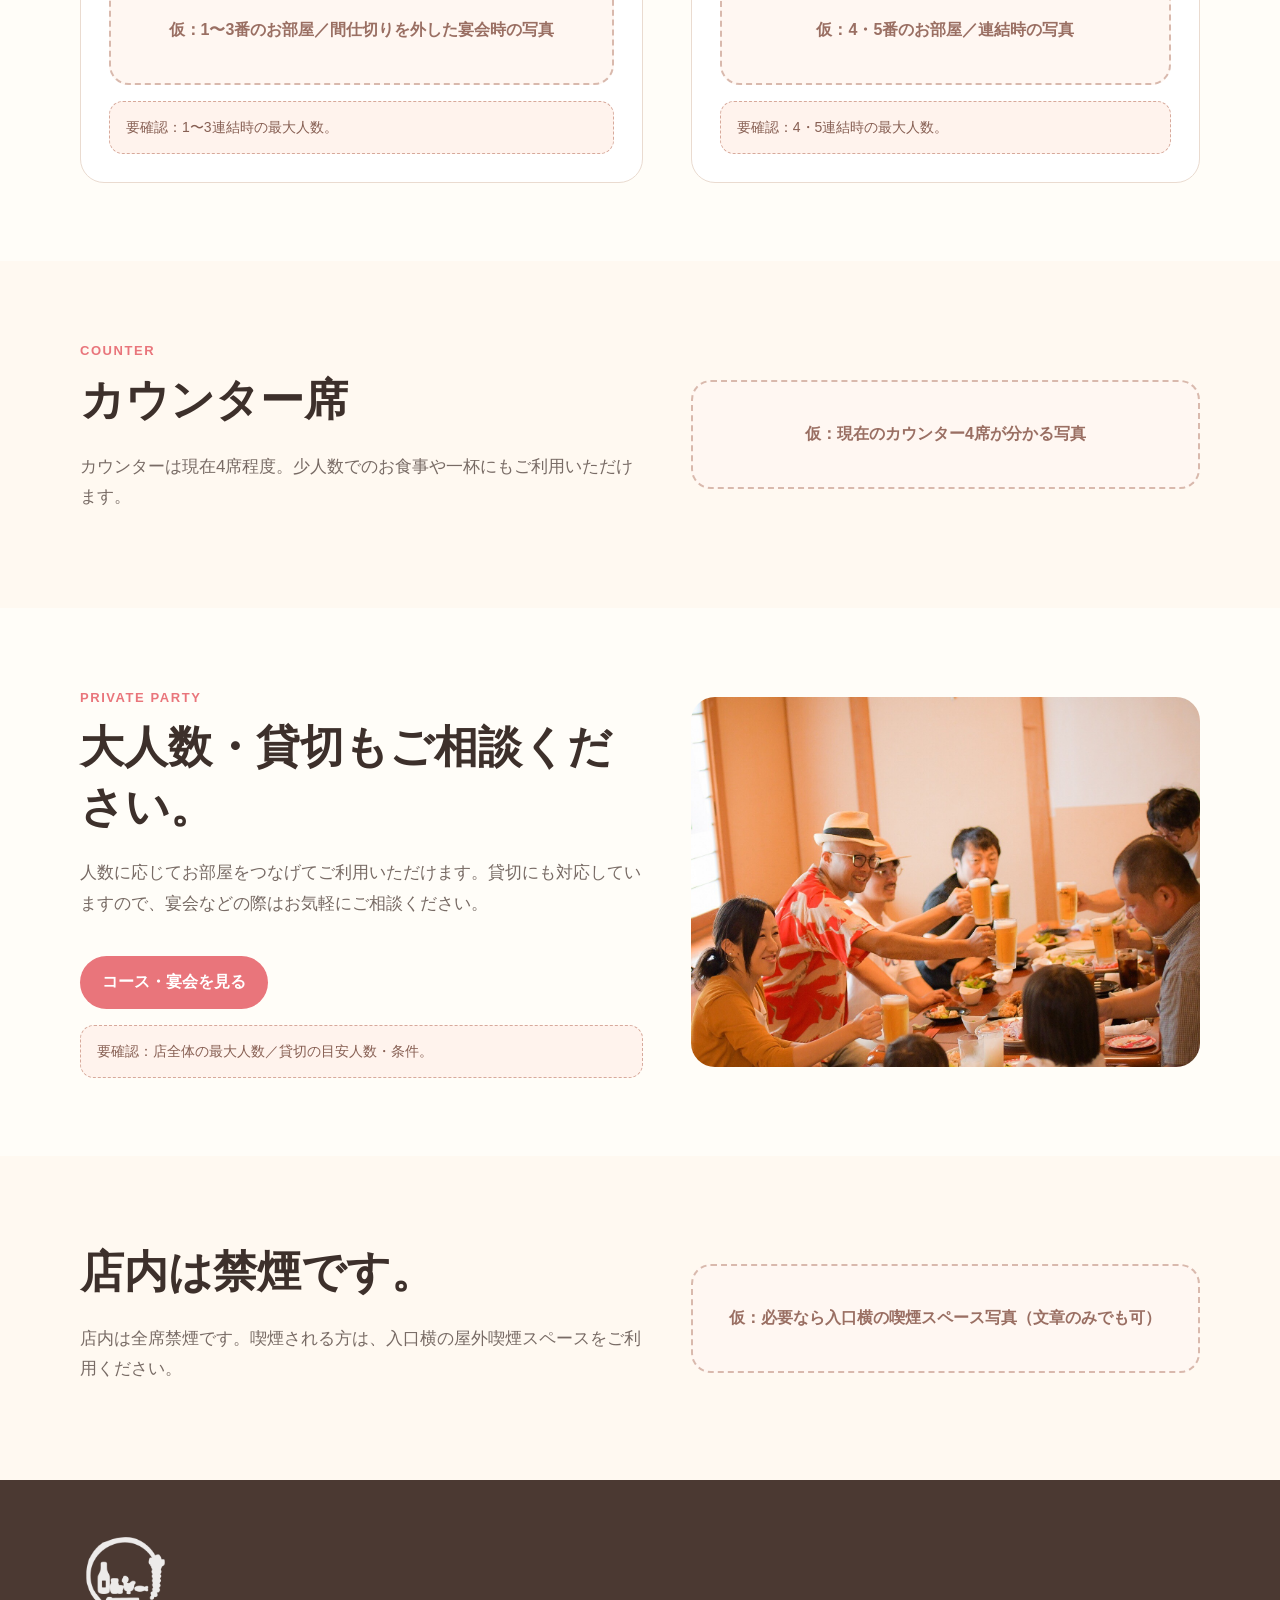
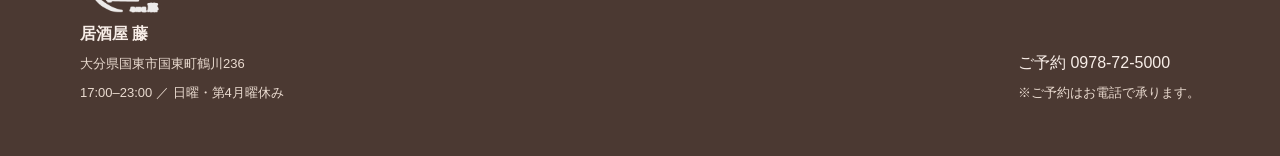
<file: seats.html>
<!doctype html><html lang="ja"><head><meta charset="utf-8"><meta name="viewport" content="width=device-width,initial-scale=1"><title>店内・お席｜居酒屋 藤</title><link rel="stylesheet" href="css/style.css"></head><body><header><div class="wrap head"><a class="brand" href="index.html"><img src="images/logo.png" alt="居酒屋 藤"><strong>居酒屋 藤</strong></a><nav><a href="index.html">ホーム</a><a href="menu.html">お品書き</a><a href="course.html">コース・宴会</a><a href="drinks.html">お酒</a><a href="seats.html">店内・お席</a><a href="info.html">店舗案内</a></nav><a class="reserve" href="tel:0978725000">電話予約</a></div></header><section class="pagehero"><div class="wrap"><div class="eyebrow">SPACE</div><h1>店内・お席</h1><p class="lead">少人数のお食事から、グループでの宴会、貸切まで。</p></div></section>
<section><div class="wrap grid2"><div class="photo"><img src="images/interior1.jpg"></div><div><h2 class="title">5つのお部屋は、すべて掘りごたつ。</h2><p class="lead">店内には1番〜5番までの5つのお部屋とカウンター席があります。お部屋はすべて掘りごたつで、人数に合わせて間仕切りを外し、広く使うこともできます。</p><div class="todo">要確認：各部屋の通常時の定員。</div></div></div></section>
<section class="white"><div class="wrap grid2"><div class="feature"><span class="pill">1〜3番</span><h2>人数に合わせて連結できます</h2><p>1・2・3番は間仕切りで分かれており、1＋2、2＋3、または1＋2＋3でひとつの空間として利用できます。</p><div class="placeholder">仮：1〜3番のお部屋／間仕切りを外した宴会時の写真</div><div class="todo">要確認：1〜3連結時の最大人数。</div></div><div class="feature"><span class="pill">4・5番</span><h2>こちらも大きなお部屋に</h2><p>4・5番も間仕切りを外して、ひとつの大きなお部屋として利用できます。</p><div class="placeholder">仮：4・5番のお部屋／連結時の写真</div><div class="todo">要確認：4・5連結時の最大人数。</div></div></div></section>
<section><div class="wrap grid2"><div><div class="eyebrow">COUNTER</div><h2 class="title">カウンター席</h2><p class="lead">カウンターは現在4席程度。少人数でのお食事や一杯にもご利用いただけます。</p></div><div class="placeholder">仮：現在のカウンター4席が分かる写真</div></div></section>
<section class="white"><div class="wrap grid2"><div><div class="eyebrow">PRIVATE PARTY</div><h2 class="title">大人数・貸切もご相談ください。</h2><p class="lead">人数に応じてお部屋をつなげてご利用いただけます。貸切にも対応していますので、宴会などの際はお気軽にご相談ください。</p><a class="btn" href="course.html">コース・宴会を見る</a><div class="todo">要確認：店全体の最大人数／貸切の目安人数・条件。</div></div><div class="photo"><img src="images/people2.jpg"></div></div></section>
<section><div class="wrap grid2"><div><h2 class="title">店内は禁煙です。</h2><p class="lead">店内は全席禁煙です。喫煙される方は、入口横の屋外喫煙スペースをご利用ください。</p></div><div class="placeholder">仮：必要なら入口横の喫煙スペース写真（文章のみでも可）</div></div></section>
<footer><div class="wrap foot"><div><img src="images/logo.png" alt=""><strong>居酒屋 藤</strong><br><span class="small" style="color:#eadbd0">大分県国東市国東町鶴川236<br>17:00–23:00 ／ 日曜・第4月曜休み</span></div><div>ご予約 0978-72-5000<br><span class="small" style="color:#eadbd0">※ご予約はお電話で承ります。</span></div></div></footer></body></html>
</file>
<file: css/style.css>
:root{--pink:#e9757b;--cream:#fff9f1;--paper:#fffdf8;--ink:#3d302b;--brown:#795c4d;--line:#eadbd0;--muted:#786b65}*{box-sizing:border-box}html{scroll-behavior:smooth}body{margin:0;font-family:-apple-system,BlinkMacSystemFont,"Hiragino Kaku Gothic ProN","Yu Gothic",Meiryo,sans-serif;color:var(--ink);background:var(--cream);line-height:1.8}a{color:inherit;text-decoration:none}img{max-width:100%;display:block}.wrap{width:min(1120px,92%);margin:auto}header{position:sticky;top:0;z-index:10;background:rgba(255,249,241,.95);backdrop-filter:blur(10px);border-bottom:1px solid var(--line)}.head{height:82px;display:flex;align-items:center;gap:24px}.brand{display:flex;align-items:center;gap:10px;margin-right:auto}.brand img{width:72px;height:72px;object-fit:contain}.brand strong{font-size:19px}nav{display:flex;gap:20px;font-size:14px;font-weight:700}.reserve{background:var(--pink);color:white;padding:10px 16px;border-radius:999px}.hero{min-height:68vh;position:relative;display:grid;place-items:center;color:white;background:center/cover no-repeat}.hero:after{content:"";position:absolute;inset:0;background:linear-gradient(90deg,rgba(30,20,18,.58),rgba(30,20,18,.16))}.hero .inner{position:relative;z-index:1;width:min(1120px,92%)}.hero h1{font-size:clamp(36px,6vw,70px);margin:0 0 10px;letter-spacing:.04em}.hero p{font-size:clamp(18px,2.2vw,26px);font-weight:700;margin:0}section{padding:78px 0}.white{background:var(--paper)}.eyebrow{color:var(--pink);font-weight:800;letter-spacing:.12em;font-size:13px}.title{font-size:clamp(28px,4vw,44px);line-height:1.35;margin:8px 0 22px}.lead{font-size:17px;color:var(--muted);max-width:760px}.grid2{display:grid;grid-template-columns:1.05fr .95fr;gap:48px;align-items:center}.grid3{display:grid;grid-template-columns:repeat(3,1fr);gap:20px}.grid4{display:grid;grid-template-columns:repeat(4,1fr);gap:16px}.card{background:white;border-radius:22px;overflow:hidden;border:1px solid var(--line);box-shadow:0 10px 30px rgba(74,48,37,.06)}.card img{width:100%;aspect-ratio:4/3;object-fit:cover}.card .pad{padding:18px}.card h3{margin:0 0 6px}.small{font-size:13px;color:var(--muted)}.btn{display:inline-block;margin-top:20px;background:var(--pink);color:white;font-weight:800;padding:12px 22px;border-radius:999px}.photo{border-radius:24px;overflow:hidden}.photo img{width:100%;height:100%;object-fit:cover}.placeholder{border:2px dashed #d9b9ad;border-radius:20px;padding:38px 24px;text-align:center;background:#fff7f2;color:#9a6f63;font-weight:700}.pagehero{padding:70px 0 50px;background:linear-gradient(135deg,#fff2ec,#fffaf3)}.pagehero h1{font-size:clamp(36px,5vw,58px);margin:0}.notice{padding:18px 20px;background:#fff1e9;border-radius:16px;border-left:5px solid var(--pink)}.feature{background:#fff;border:1px solid var(--line);border-radius:24px;padding:28px}.feature h2{margin-top:0}.pill{display:inline-block;background:#f9d6d3;padding:4px 10px;border-radius:999px;font-size:12px;font-weight:800}.info-table{width:100%;border-collapse:collapse}.info-table th,.info-table td{padding:14px 10px;border-bottom:1px solid var(--line);text-align:left;vertical-align:top}.info-table th{width:28%;color:var(--brown)}footer{background:#4b3932;color:#f8eee8;padding:50px 0}.foot{display:flex;gap:30px;justify-content:space-between;align-items:flex-end}.foot img{width:90px;filter:brightness(0) invert(1);opacity:.9}@media(max-width:820px){.head{height:auto;padding:10px 0;flex-wrap:wrap}.brand img{width:46px;height:46px}nav{order:3;width:100%;overflow-x:auto;white-space:nowrap;padding-bottom:7px;gap:16px}.reserve{margin-left:auto}.grid2,.grid3,.grid4{grid-template-columns:1fr}.hero{min-height:58vh}section{padding:56px 0}.foot{display:block}.foot img{margin-bottom:18px}}

.gallery{display:grid;grid-template-columns:repeat(4,1fr);grid-auto-rows:180px;gap:12px}.gallery img{width:100%;height:100%;object-fit:cover;border-radius:18px}.gallery img:nth-child(1),.gallery img:nth-child(6){grid-column:span 2;grid-row:span 2}.todo{margin-top:16px;padding:13px 16px;border-radius:14px;background:#fff3ed;border:1px dashed #d7a99b;color:#875f53;font-size:14px}@media(max-width:820px){.gallery{grid-template-columns:repeat(2,1fr);grid-auto-rows:145px}.gallery img:nth-child(1),.gallery img:nth-child(6){grid-column:span 2;grid-row:span 1}.brand img{width:58px;height:58px}}
</file>
